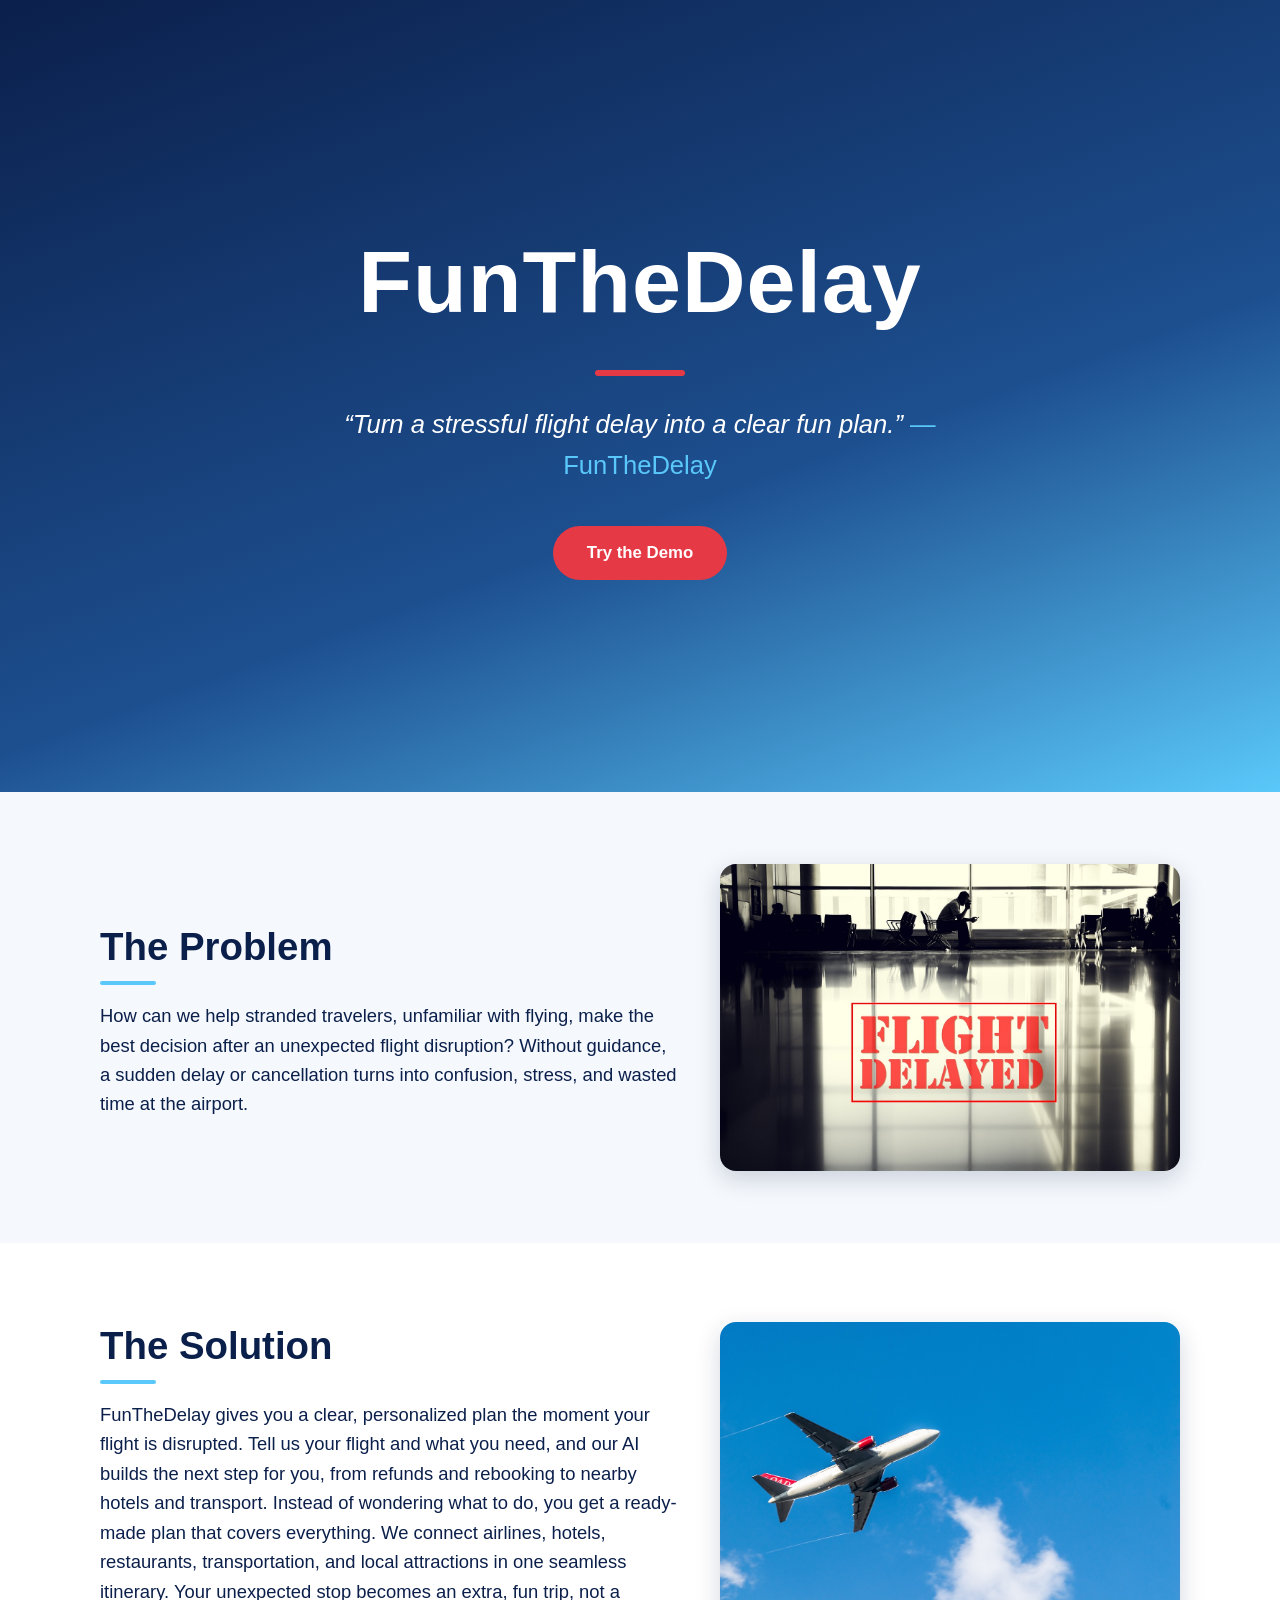
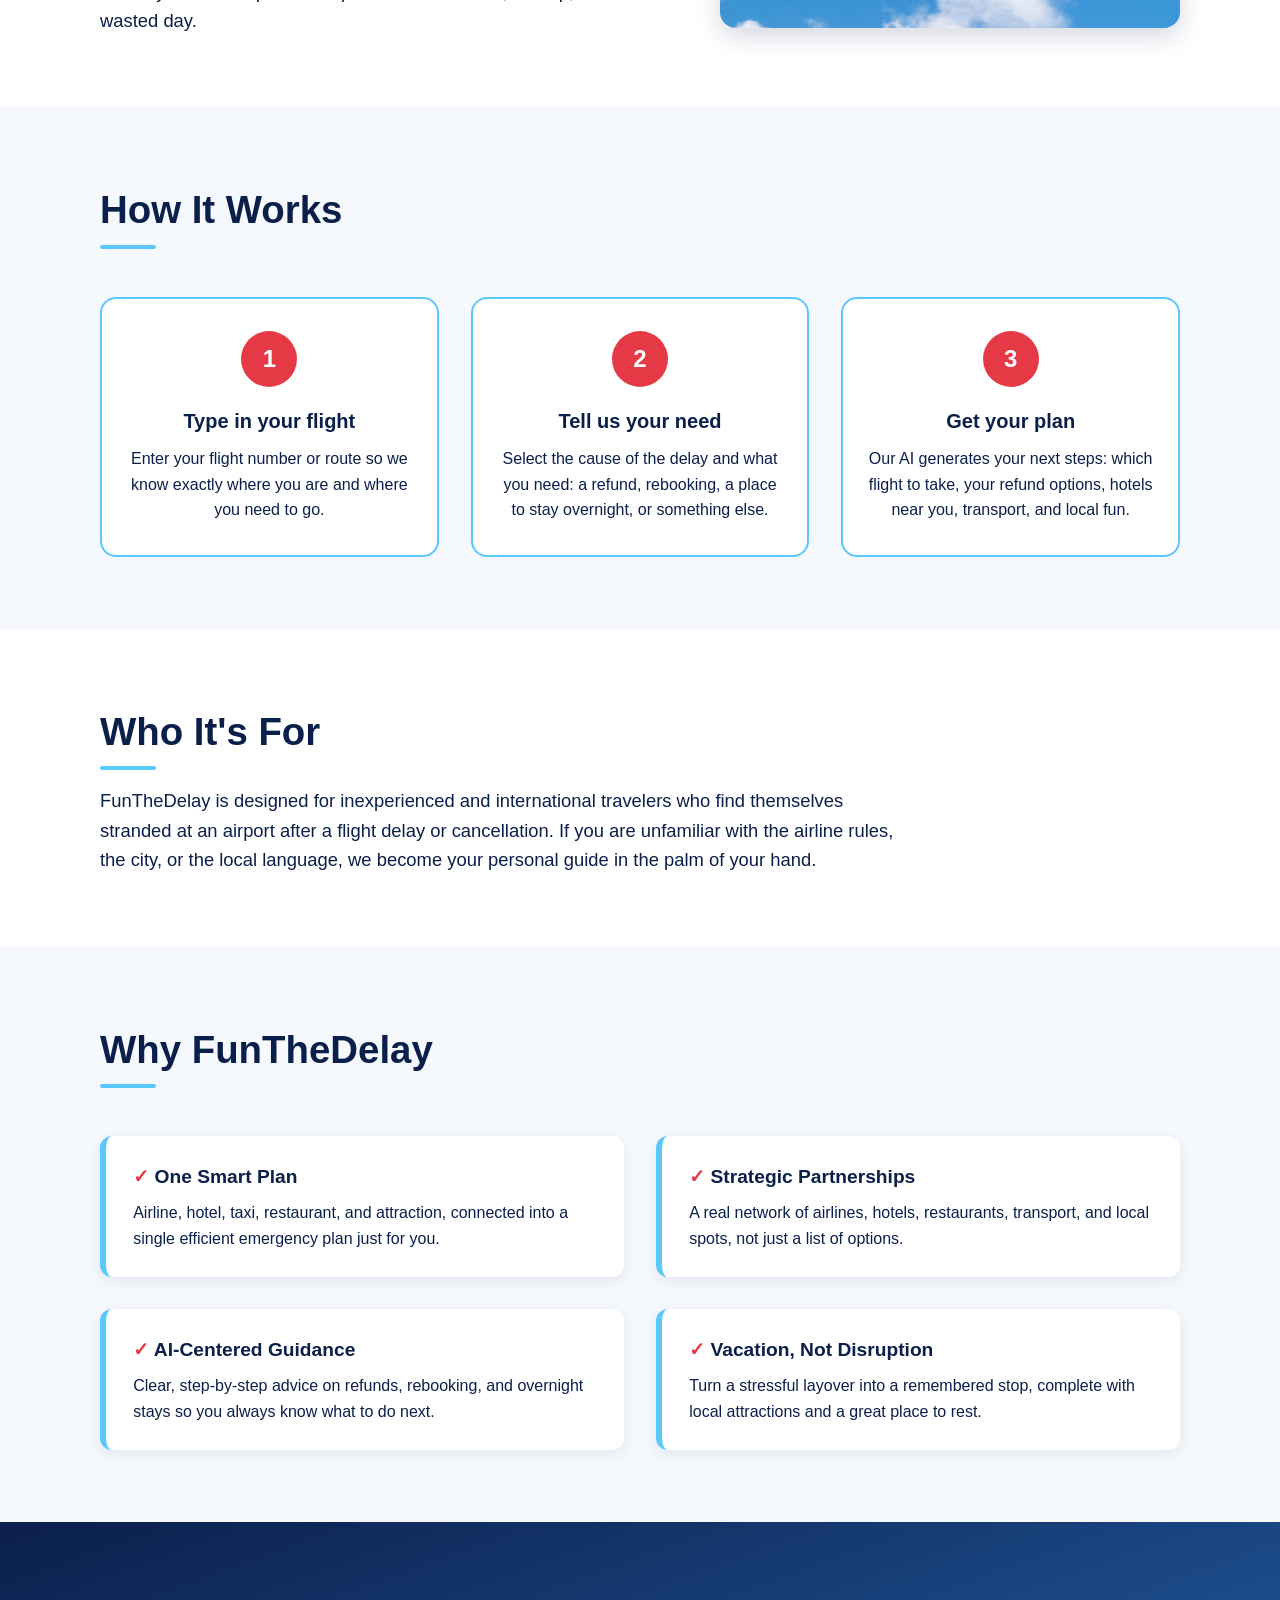
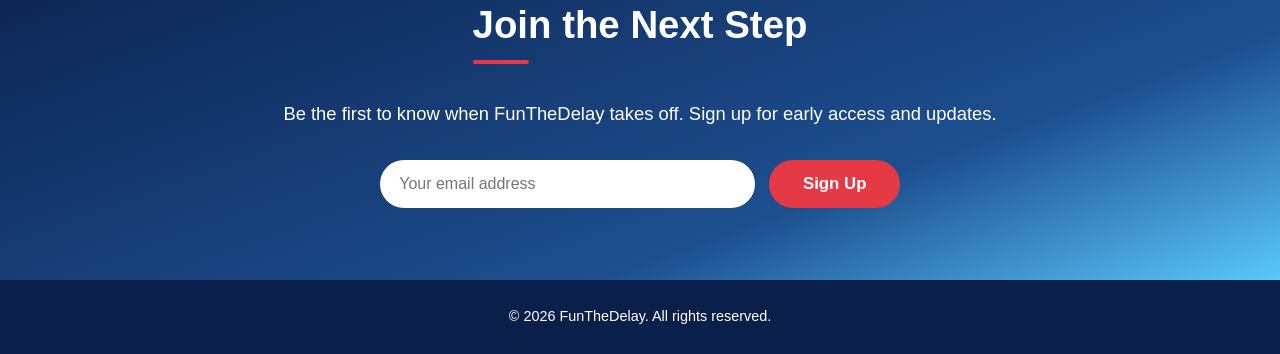
<file: index.html>
<!DOCTYPE html>
<html lang="en">
<head>
  <meta charset="UTF-8">
  <meta name="viewport" content="width=device-width, initial-scale=1.0">
  <title>FunTheDelay</title>
  <link rel="stylesheet" href="styles.css">
</head>
<body>

  <!-- Hero -->
  <header class="hero">
    <div class="hero-inner">
      <h1 class="logo">FunTheDelay</h1>
      <p class="tagline">&ldquo;Turn a stressful flight delay into a clear fun plan.&rdquo; <span class="tagline-author">&mdash;FunTheDelay</span></p>
      <div class="hero-actions">
        <a href="demo.html" class="btn btn-red">Try the Demo</a>
      </div>
    </div>
  </header>

  <!-- Problem -->
  <section class="section" id="problem">
    <div class="container">
      <div class="split">
        <div class="split-text">
          <h2 class="section-title">The Problem</h2>
          <p class="problem-text">
            How can we help stranded travelers, unfamiliar with flying, make the best decision after an unexpected flight disruption?
            Without guidance, a sudden delay or cancellation turns into confusion, stress, and wasted time at the airport.
          </p>
        </div>
        <img class="side-image" src="Pictures/Delayed.jpg" alt="A stranded traveler waiting through a delayed flight">
      </div>
    </div>
  </section>

  <!-- Solution -->
  <section class="section section-alt" id="solution">
    <div class="container">
      <div class="split">
        <div class="split-text">
          <h2 class="section-title">The Solution</h2>
          <p class="solution-text">
            FunTheDelay gives you a clear, personalized plan the moment your flight is disrupted.
            Tell us your flight and what you need, and our AI builds the next step for you, from refunds and rebooking to nearby hotels and transport.
            Instead of wondering what to do, you get a ready-made plan that covers everything.
            We connect airlines, hotels, restaurants, transportation, and local attractions in one seamless itinerary.
            Your unexpected stop becomes an extra, fun trip, not a wasted day.
          </p>
        </div>
        <img class="side-image" src="Pictures/Airplane.jpg" alt="An airplane ready for the next leg of the journey">
      </div>
    </div>
  </section>

  <!-- How it works -->
  <section class="section" id="how-it-works">
    <div class="container">
      <h2 class="section-title">How It Works</h2>
      <div class="steps">
        <div class="step">
          <span class="step-number">1</span>
          <h3>Type in your flight</h3>
          <p>Enter your flight number or route so we know exactly where you are and where you need to go.</p>
        </div>
        <div class="step">
          <span class="step-number">2</span>
          <h3>Tell us your need</h3>
          <p>Select the cause of the delay and what you need: a refund, rebooking, a place to stay overnight, or something else.</p>
        </div>
        <div class="step">
          <span class="step-number">3</span>
          <h3>Get your plan</h3>
          <p>Our AI generates your next steps: which flight to take, your refund options, hotels near you, transport, and local fun.</p>
        </div>
      </div>
    </div>
  </section>

  <!-- Target user -->
  <section class="section section-alt" id="target-user">
    <div class="container">
      <h2 class="section-title">Who It's For</h2>
      <p class="target-text">
        FunTheDelay is designed for inexperienced and international travelers who find themselves stranded at an airport after a flight delay or cancellation.
        If you are unfamiliar with the airline rules, the city, or the local language, we become your personal guide in the palm of your hand.
      </p>
    </div>
  </section>

  <!-- Features / Advantage -->
  <section class="section" id="features">
    <div class="container">
      <h2 class="section-title">Why FunTheDelay</h2>
      <div class="features">
        <div class="feature">
          <h3>One Smart Plan</h3>
          <p>Airline, hotel, taxi, restaurant, and attraction, connected into a single efficient emergency plan just for you.</p>
        </div>
        <div class="feature">
          <h3>Strategic Partnerships</h3>
          <p>A real network of airlines, hotels, restaurants, transport, and local spots, not just a list of options.</p>
        </div>
        <div class="feature">
          <h3>AI-Centered Guidance</h3>
          <p>Clear, step-by-step advice on refunds, rebooking, and overnight stays so you always know what to do next.</p>
        </div>
        <div class="feature">
          <h3>Vacation, Not Disruption</h3>
          <p>Turn a stressful layover into a remembered stop, complete with local attractions and a great place to rest.</p>
        </div>
      </div>
    </div>
  </section>

  <!-- Sign up -->
  <section class="section section-signup" id="signup">
    <div class="container">
      <h2 class="section-title signup-title">Join the Next Step</h2>
      <p class="signup-text">Be the first to know when FunTheDelay takes off. Sign up for early access and updates.</p>
      <form class="signup-form" action="thanks.html" method="get">
        <input type="email" name="email" placeholder="Your email address" aria-label="Email address" required>
        <button type="submit" class="btn btn-red">Sign Up</button>
      </form>
    </div>
  </section>

  <footer class="footer">
    <p>&copy; 2026 FunTheDelay. All rights reserved.</p>
  </footer>

</body>
</html>
</file>
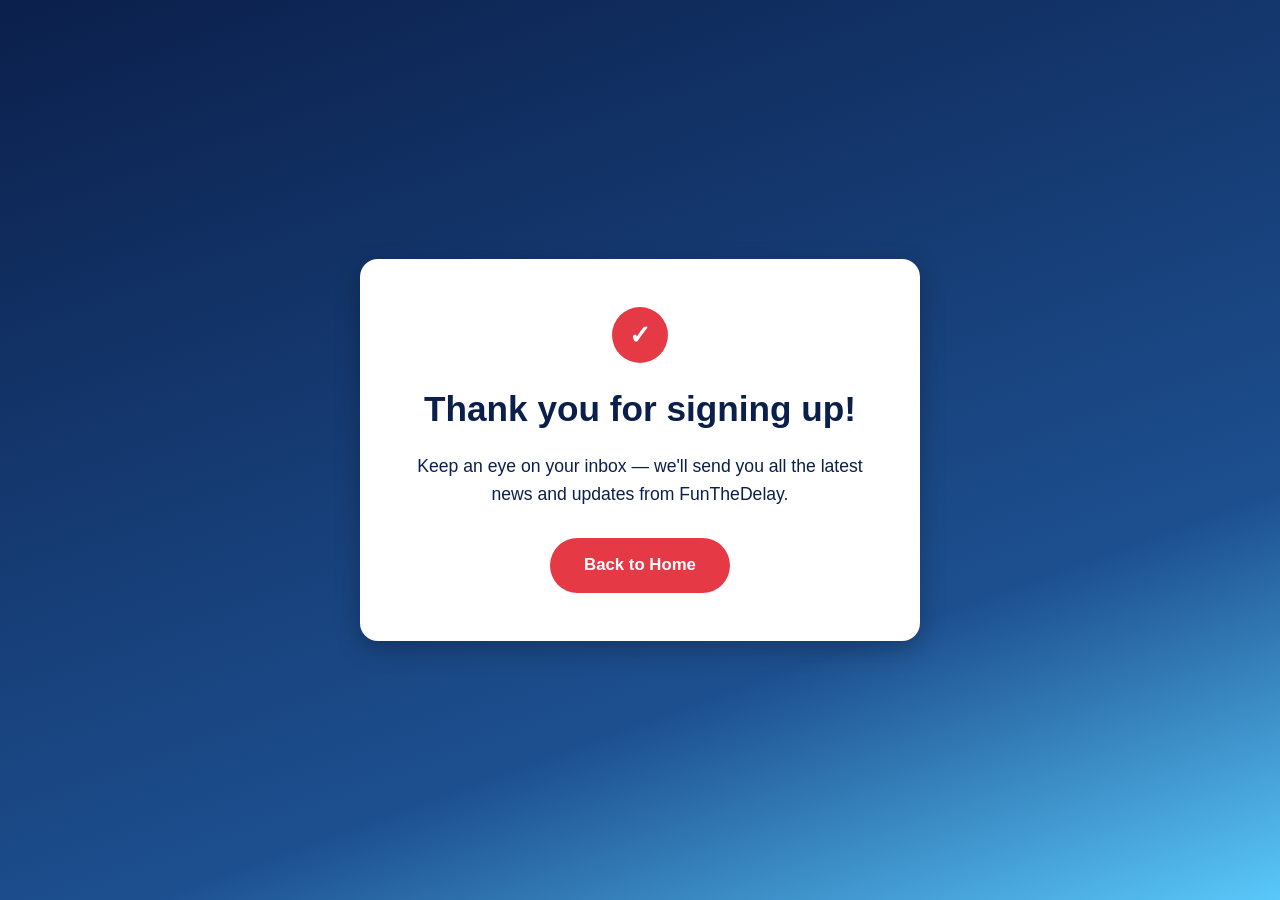
<file: thanks.html>
<!DOCTYPE html>
<html lang="en">
<head>
  <meta charset="UTF-8">
  <meta name="viewport" content="width=device-width, initial-scale=1.0">
  <title>Thank You — FunTheDelay</title>
  <link rel="stylesheet" href="styles.css">
</head>
<body>

  <section class="thanks">
    <div class="thanks-card">
      <h1 class="thanks-title">Thank you for signing up!</h1>
      <p class="thanks-text">Keep an eye on your inbox — we'll send you all the latest news and updates from FunTheDelay.</p>
      <a href="index.html" class="btn btn-red">Back to Home</a>
    </div>
  </section>

</body>
</html>
</file>
<file: styles.css>
:root {
  --dark-blue: #0b1f4b;
  --red: #e63946;
  --sky-blue: #5ac8fa;
  --light: #f5f8fc;
  --white: #ffffff;
}

* {
  margin: 0;
  padding: 0;
  box-sizing: border-box;
}

html {
  scroll-behavior: smooth;
}

body {
  font-family: "Segoe UI", Arial, Helvetica, sans-serif;
  color: var(--dark-blue);
  line-height: 1.6;
  background-color: var(--light);
}

/* ---------- Hero ---------- */
.hero {
  min-height: 88vh;
  display: flex;
  align-items: center;
  justify-content: center;
  text-align: center;
  padding: 4rem 1.5rem;
  background: linear-gradient(160deg, var(--dark-blue) 0%, #1d4f8f 60%, var(--sky-blue) 100%);
}

.hero-inner {
  max-width: 800px;
}

.logo {
  font-size: clamp(3rem, 8vw, 5.5rem);
  color: var(--white);
  letter-spacing: 1px;
  margin-bottom: 1.25rem;
}

.logo::after {
  content: "";
  display: block;
  width: 90px;
  height: 6px;
  margin: 1.1rem auto 0;
  border-radius: 3px;
  background: var(--red);
}

.tagline {
  font-size: clamp(1.15rem, 2.5vw, 1.6rem);
  color: var(--white);
  max-width: 640px;
  margin: 1.75rem auto 2.5rem;
  font-style: italic;
}

.tagline-author {
  color: var(--sky-blue);
  font-style: normal;
}

/* ---------- Buttons ---------- */
.btn {
  display: inline-block;
  padding: 0.85rem 2.1rem;
  border-radius: 999px;
  font-size: 1.05rem;
  font-weight: 600;
  text-decoration: none;
  border: none;
  cursor: pointer;
  transition: transform 0.15s ease, background-color 0.15s ease;
}

.btn:hover {
  transform: translateY(-2px);
}

.btn-red {
  background: var(--red);
  color: var(--white);
}

.btn-red:hover {
  background: #c02431;
}

.btn-outline {
  background: transparent;
  color: var(--white);
  border: 2px solid var(--sky-blue);
}

.btn-outline:hover {
  background: rgba(255, 255, 255, 0.12);
}

.hero-actions {
  display: flex;
  flex-wrap: wrap;
  justify-content: center;
  gap: 1rem;
}

/* ---------- Sections ---------- */
.section {
  padding: 4.5rem 1.5rem;
}

.section-alt {
  background: var(--white);
}

.container {
  max-width: 1080px;
  margin: 0 auto;
}

.section-title {
  font-size: clamp(1.7rem, 4vw, 2.4rem);
  color: var(--dark-blue);
  margin-bottom: 1.5rem;
  position: relative;
  display: inline-block;
}

.section-title::after {
  content: "";
  position: absolute;
  left: 0;
  bottom: -8px;
  width: 56px;
  height: 4px;
  border-radius: 2px;
  background: var(--sky-blue);
}

.problem-text,
.solution-text,
.target-text,
.signup-text {
  font-size: 1.15rem;
  max-width: 800px;
}

.problem-text strong,
.solution-text strong,
.target-text strong {
  color: var(--red);
}

/* ---------- Two-column split (text + image) ---------- */
.split {
  display: flex;
  align-items: center;
  justify-content: space-between;
  gap: 2.5rem;
}

.split-text {
  flex: 1 1 55%;
  max-width: 640px;
}

.side-image {
  flex: 1 1 45%;
  max-width: 460px;
  height: auto;
  border-radius: 16px;
  box-shadow: 0 8px 24px rgba(11, 31, 75, 0.18);
}

@media (max-width: 760px) {
  .split {
    flex-direction: column;
  }

  .split-text,
  .side-image {
    max-width: 100%;
  }
}

/* ---------- Steps ---------- */
.steps {
  display: grid;
  grid-template-columns: repeat(3, 1fr);
  gap: 2rem;
  margin-top: 2rem;
}

.step {
  background: var(--white);
  border: 2px solid var(--sky-blue);
  border-radius: 16px;
  padding: 2rem 1.5rem;
  text-align: center;
}

.step-number {
  display: inline-flex;
  align-items: center;
  justify-content: center;
  width: 56px;
  height: 56px;
  border-radius: 50%;
  background: var(--red);
  color: var(--white);
  font-size: 1.5rem;
  font-weight: 700;
  margin-bottom: 1.1rem;
}

.step h3 {
  color: var(--dark-blue);
  margin-bottom: 0.6rem;
  font-size: 1.25rem;
}

/* ---------- Features ---------- */
.features {
  display: grid;
  grid-template-columns: repeat(2, 1fr);
  gap: 2rem;
  margin-top: 2rem;
}

.feature {
  border-left: 6px solid var(--sky-blue);
  background: var(--white);
  padding: 1.6rem 1.7rem;
  border-radius: 12px;
  box-shadow: 0 4px 14px rgba(11, 31, 75, 0.08);
}

.feature h3 {
  color: var(--dark-blue);
  margin-bottom: 0.5rem;
  font-size: 1.2rem;
}

.feature h3::before {
  content: "✓ ";
  color: var(--red);
}

/* ---------- Sign up ---------- */
.section-signup {
  background: linear-gradient(160deg, var(--dark-blue) 0%, #1d4f8f 70%, var(--sky-blue) 100%);
  text-align: center;
}

.signup-title {
  color: var(--white);
}

.signup-title::after {
  background: var(--red);
}

.signup-text {
  color: var(--white);
  margin: 1.2rem auto 2rem;
}

.signup-form {
  display: flex;
  flex-wrap: wrap;
  justify-content: center;
  gap: 0.9rem;
  max-width: 520px;
  margin: 0 auto;
}

.signup-form input[type="email"] {
  flex: 1 1 260px;
  padding: 0.9rem 1.2rem;
  border: none;
  border-radius: 999px;
  font-size: 1rem;
  color: var(--dark-blue);
}

.signup-form input[type="email"]:focus {
  outline: 3px solid var(--sky-blue);
}

/* ---------- Thanks page ---------- */
.thanks {
  min-height: 100vh;
  display: flex;
  align-items: center;
  justify-content: center;
  padding: 2rem 1.25rem;
  background: linear-gradient(160deg, var(--dark-blue) 0%, #1d4f8f 70%, var(--sky-blue) 100%);
  text-align: center;
}

.thanks-card {
  max-width: 560px;
  background: var(--white);
  border-radius: 18px;
  padding: 3rem 2.4rem;
  box-shadow: 0 8px 24px rgba(0, 0, 0, 0.25);
}

.thanks-card h1::before {
  content: "✓";
  display: flex;
  align-items: center;
  justify-content: center;
  width: 56px;
  height: 56px;
  margin: 0 auto 1.1rem;
  border-radius: 50%;
  background: var(--red);
  color: var(--white);
  font-size: 1.6rem;
  line-height: 1;
}

.thanks-title {
  font-size: clamp(1.6rem, 4vw, 2.2rem);
  color: var(--dark-blue);
  margin-bottom: 0.9rem;
}

.thanks-text {
  color: var(--muted);
  font-size: 1.1rem;
  margin-bottom: 1.9rem;
}

/* ---------- Footer ---------- */
.footer {
  text-align: center;
  padding: 1.6rem 1rem;
  background: var(--dark-blue);
  color: var(--white);
  font-size: 0.9rem;
}

/* ---------- Responsive ---------- */
@media (max-width: 860px) {
  .steps {
    grid-template-columns: 1fr;
    max-width: 480px;
    margin-left: auto;
    margin-right: auto;
  }
}

@media (max-width: 700px) {
  .features {
    grid-template-columns: 1fr;
  }

  .hero {
    min-height: 80vh;
  }
}
</file>
